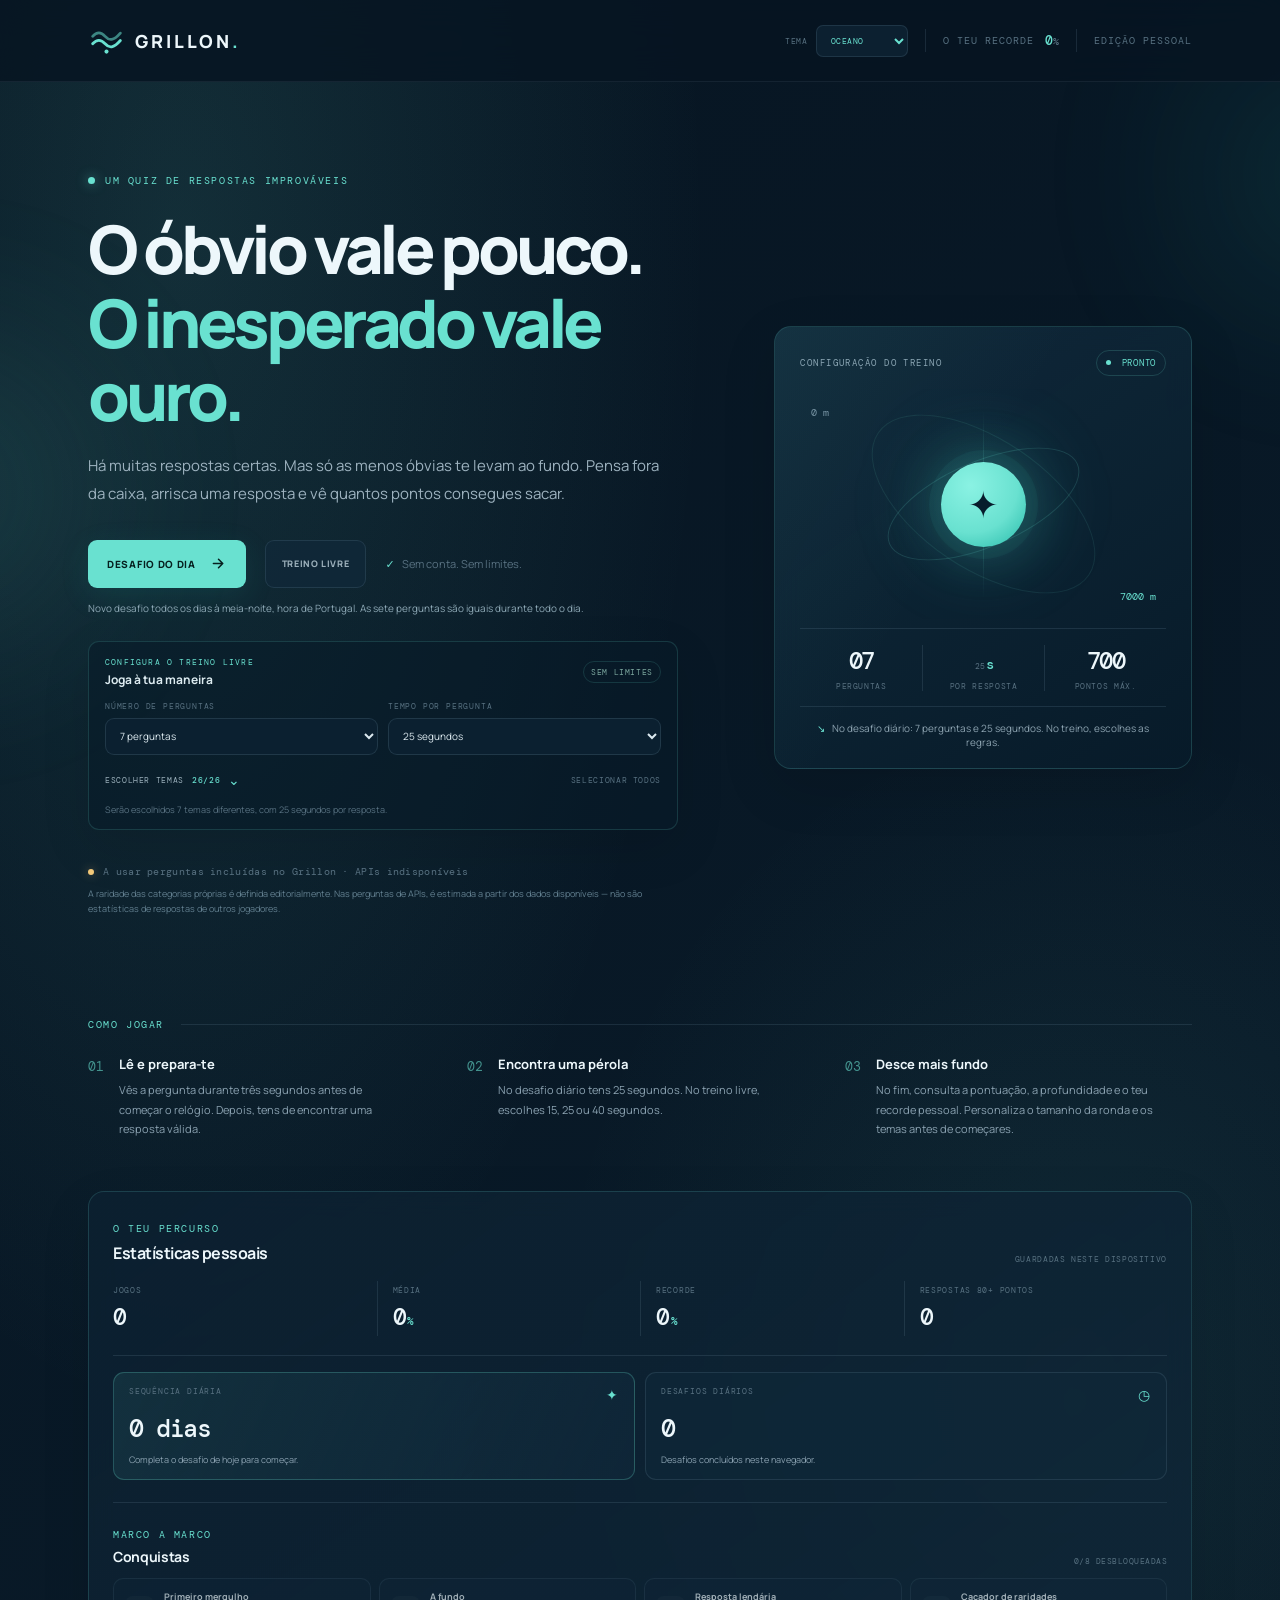
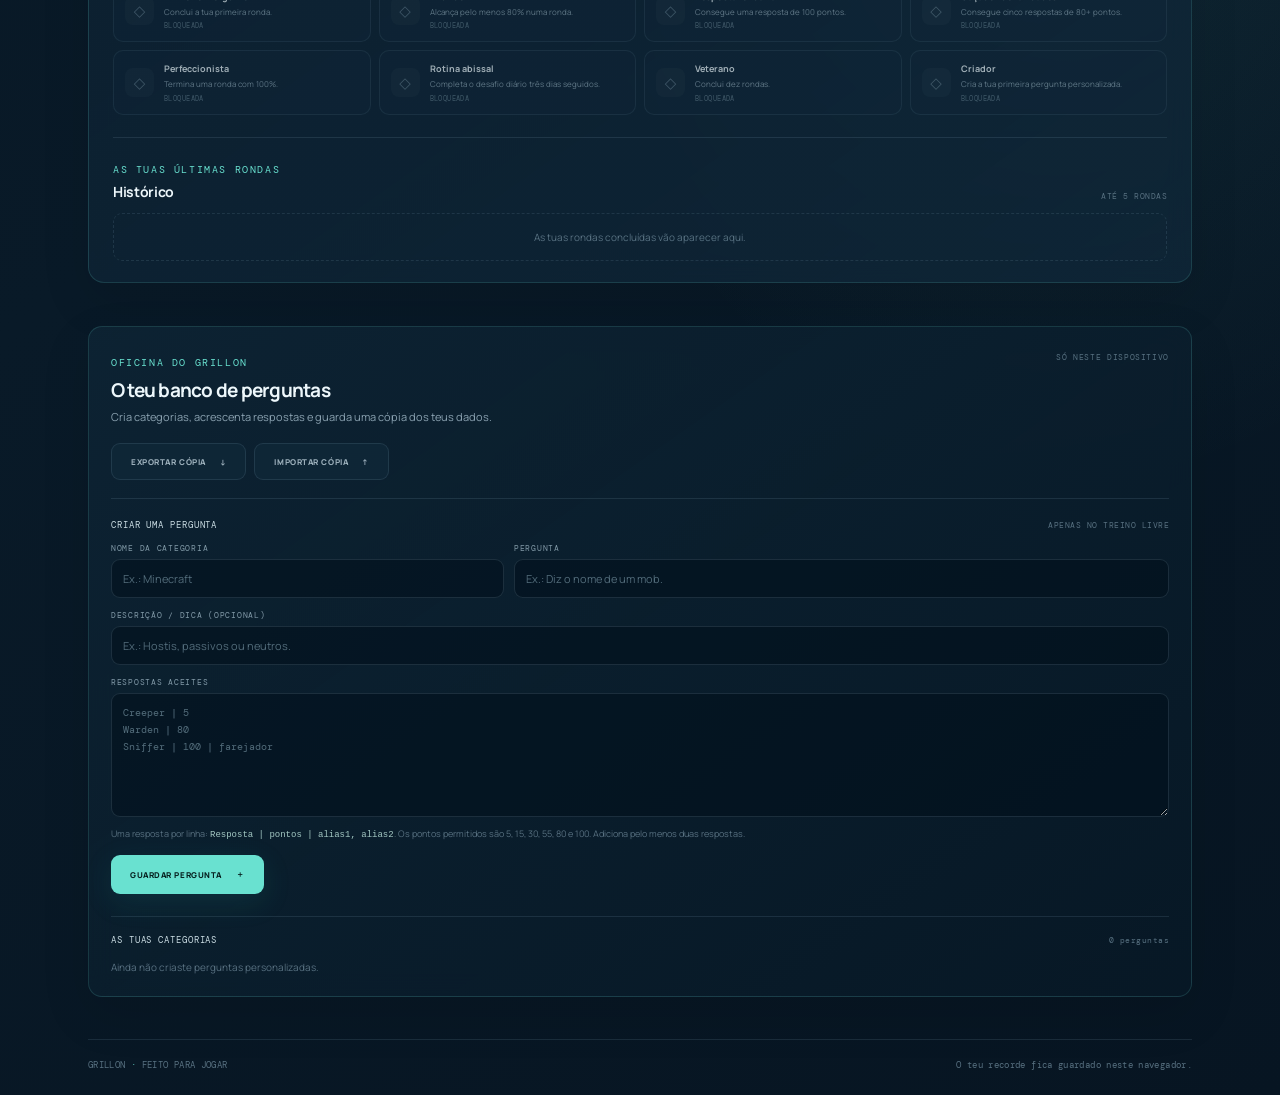
<file: index.html>
<!doctype html>
<html lang="pt-PT">
<head>
  <meta charset="utf-8">
  <meta name="viewport" content="width=device-width, initial-scale=1">
  <meta name="theme-color" content="#071522">
  <meta name="description" content="Grillon — um quiz em que as respostas menos óbvias valem mais pontos.">
  <title>Grillon — O óbvio vale pouco</title>
  <link rel="preconnect" href="https://fonts.googleapis.com">
  <link rel="preconnect" href="https://fonts.gstatic.com" crossorigin>
  <link href="https://fonts.googleapis.com/css2?family=DM+Mono:wght@400;500&family=Manrope:wght@400;500;600;700;800&display=swap" rel="stylesheet">
  <link rel="stylesheet" href="./styles.css">
  <script src="./game.js" defer></script>
</head>
<body>
  <div class="ambient ambient-one"></div>
  <div class="ambient ambient-two"></div>

  <header class="topbar">
    <a class="brand" href="#" id="brand-home" aria-label="Grillon - início">
      <span class="brand-mark" aria-hidden="true">
        <svg viewBox="0 0 40 40" fill="none">
          <path d="M5 23.5C9.5 18.5 14 18.5 18.5 23.5C23 28.5 27.5 28.5 35 20" stroke="currentColor" stroke-width="3" stroke-linecap="round"/>
          <path d="M5 15.5C9.5 10.5 14 10.5 18.5 15.5C23 20.5 27.5 20.5 35 12" stroke="currentColor" stroke-width="3" stroke-linecap="round" opacity=".55"/>
          <circle cx="20" cy="32" r="2.2" fill="currentColor"/>
        </svg>
      </span>
      <span class="brand-name">GRILLON<span class="brand-dot">.</span></span>
    </a>
    <div class="topbar-right">
      <label class="theme-picker" for="theme-select">
        <span>TEMA</span>
        <select id="theme-select" aria-label="Escolher tema visual">
          <option value="ocean">OCEANO</option>
          <option value="abyss">ABISMO</option>
          <option value="coral">CORAL</option>
        </select>
      </label>
      <span class="topbar-divider theme-divider"></span>
      <div class="personal-best">
        <span class="best-label">O TEU RECORDE</span>
        <strong id="best-score">0<small>%</small></strong>
      </div>
      <span class="topbar-divider"></span>
      <span class="edition-label">EDIÇÃO PESSOAL</span>
    </div>
  </header>

  <main class="shell">
    <section class="screen home-screen" id="home-screen">
      <div class="hero-grid">
        <div class="hero-copy">
          <div class="eyebrow"><span class="eyebrow-dot"></span> UM QUIZ DE RESPOSTAS IMPROVÁVEIS</div>
          <h1>O óbvio vale pouco.<br><span>O inesperado vale ouro.</span></h1>
          <p class="hero-description">Há muitas respostas certas. Mas só as menos óbvias te levam ao fundo. Pensa fora da caixa, arrisca uma resposta e vê quantos pontos consegues sacar.</p>

          <div class="hero-actions">
            <button class="button button-primary" id="daily-start-button">
              DESAFIO DO DIA
              <svg viewBox="0 0 20 20" fill="none" aria-hidden="true"><path d="M4 10h11M10 5l5 5-5 5" stroke="currentColor" stroke-width="1.8" stroke-linecap="round" stroke-linejoin="round"/></svg>
            </button>
            <button class="button button-secondary" id="start-button">TREINO LIVRE</button>
            <span class="free-note"><span class="small-check">✓</span> Sem conta. Sem limites.</span>
          </div>

          <p class="daily-status" id="daily-status">O desafio diário muda à meia-noite (hora de Portugal).</p>
          <section class="setup-panel" aria-label="Configuração do treino livre">
            <div class="setup-heading">
              <div><span class="setup-kicker">CONFIGURA O TREINO LIVRE</span><strong>Joga à tua maneira</strong></div>
              <span class="setup-tag">SEM LIMITES</span>
            </div>
            <div class="setup-controls">
              <label class="setup-control">
                <span>NÚMERO DE PERGUNTAS</span>
                <select id="round-length">
                  <option value="5">5 perguntas</option>
                  <option value="7" selected>7 perguntas</option>
                  <option value="10">10 perguntas</option>
                </select>
              </label>
              <label class="setup-control">
                <span>TEMPO POR PERGUNTA</span>
                <select id="round-time">
                  <option value="15">15 segundos</option>
                  <option value="25" selected>25 segundos</option>
                  <option value="40">40 segundos</option>
                </select>
              </label>
            </div>
            <div class="topic-toolbar">
              <button class="topic-toggle" id="toggle-categories" type="button" aria-expanded="false">
                <span>ESCOLHER TEMAS</span><strong id="selected-category-count">26/26</strong><span class="topic-chevron">⌄</span>
              </button>
              <button class="topic-reset" id="select-all-categories" type="button">SELECIONAR TODOS</button>
            </div>
            <div class="category-options" id="category-options" hidden></div>
            <p class="setup-hint" id="setup-hint">Serão escolhidos temas diferentes para cada pergunta.</p>
          </section>

          <div class="api-status" id="api-status">
            <span class="api-pulse"></span>
            <span id="api-status-text">A preparar perguntas extra...</span>
          </div>
          <p class="rarity-disclaimer">A raridade das categorias próprias é definida editorialmente. Nas perguntas de APIs, é estimada a partir dos dados disponíveis — não são estatísticas de respostas de outros jogadores.</p>
        </div>

        <aside class="dive-card">
          <div class="dive-card-top">
            <span class="card-kicker">CONFIGURAÇÃO DO TREINO</span>
            <span class="live-pill"><span></span> PRONTO</span>
          </div>
          <div class="dive-illustration" aria-hidden="true">
            <div class="dive-orbit orbit-one"></div>
            <div class="dive-orbit orbit-two"></div>
            <div class="dive-glow"></div>
            <div class="dive-creature">✦</div>
            <div class="dive-depth depth-top">0 m</div>
            <div class="dive-depth depth-bottom" id="home-depth-max">7 000 m</div>
            <div class="dive-line"></div>
          </div>
          <div class="mission-stats">
            <div><strong id="mission-question-count">07</strong><span>PERGUNTAS</span></div>
            <div><strong><span id="mission-time-count">25</span><span class="stat-unit">s</span></strong><span>POR RESPOSTA</span></div>
            <div><strong id="mission-max-score">700</strong><span>PONTOS MÁX.</span></div>
          </div>
          <div class="card-footnote"><span class="footnote-icon">↘</span> No desafio diário: 7 perguntas e 25 segundos. No treino, escolhes as regras.</div>
        </aside>
      </div>

      <section class="how-section">
        <div class="section-heading">
          <span class="section-eyebrow">COMO JOGAR</span>
          <span class="section-line"></span>
        </div>
        <div class="how-grid">
          <article class="how-item">
            <span class="how-number">01</span>
            <div><h3>Lê e prepara-te</h3><p>Vês a pergunta durante três segundos antes de começar o relógio. Depois, tens de encontrar uma resposta válida.</p></div>
          </article>
          <article class="how-item">
            <span class="how-number">02</span>
            <div><h3>Encontra uma pérola</h3><p>No desafio diário tens 25 segundos. No treino livre, escolhes 15, 25 ou 40 segundos.</p></div>
          </article>
          <article class="how-item">
            <span class="how-number">03</span>
            <div><h3>Desce mais fundo</h3><p>No fim, consulta a pontuação, a profundidade e o teu recorde pessoal. Personaliza o tamanho da ronda e os temas antes de começares.</p></div>
          </article>
        </div>
      </section>

      <section class="career-panel" aria-label="Estatísticas pessoais">
        <div class="career-heading"><div><span class="section-eyebrow">O TEU PERCURSO</span><h3>Estatísticas pessoais</h3></div><span class="career-private">GUARDADAS NESTE DISPOSITIVO</span></div>
        <div class="career-grid">
          <div class="career-stat"><span>JOGOS</span><strong id="stat-games">0</strong></div>
          <div class="career-stat"><span>MÉDIA</span><strong id="stat-average">0<small>%</small></strong></div>
          <div class="career-stat"><span>RECORDE</span><strong id="stat-best">0<small>%</small></strong></div>
          <div class="career-stat"><span>RESPOSTAS 80+ PONTOS</span><strong id="stat-rare">0</strong></div>
        </div>

        <div class="career-insights">
          <article class="insight-card streak-insight">
            <div class="insight-top"><span>SEQUÊNCIA DIÁRIA</span><span aria-hidden="true">✦</span></div>
            <strong id="stat-daily-streak">0 dias</strong>
            <small id="daily-streak-note">Completa o desafio de hoje para começar.</small>
          </article>
          <article class="insight-card">
            <div class="insight-top"><span>DESAFIOS DIÁRIOS</span><span aria-hidden="true">◷</span></div>
            <strong id="stat-daily-games">0</strong>
            <small>Desafios concluídos neste navegador.</small>
          </article>
        </div>

        <section class="achievement-section" aria-label="Conquistas">
          <div class="progress-section-heading">
            <div><span class="section-eyebrow">MARCO A MARCO</span><h4>Conquistas</h4></div>
            <span id="achievement-progress">0/8 DESBLOQUEADAS</span>
          </div>
          <div class="achievement-grid" id="achievement-list"></div>
        </section>

        <section class="history-section" aria-label="Histórico de jogos">
          <div class="progress-section-heading">
            <div><span class="section-eyebrow">AS TUAS ÚLTIMAS RONDAS</span><h4>Histórico</h4></div>
            <span>ATÉ 5 RONDAS</span>
          </div>
          <div class="history-list" id="game-history">
            <p class="empty-history">As tuas rondas concluídas vão aparecer aqui.</p>
          </div>
        </section>
      </section>

      <section class="library-panel" aria-label="Editor de perguntas e cópias de segurança">
        <div class="library-heading">
          <div><span class="section-eyebrow">OFICINA DO GRILLON</span><h3>O teu banco de perguntas</h3><p>Cria categorias, acrescenta respostas e guarda uma cópia dos teus dados.</p></div>
          <span class="library-private">SÓ NESTE DISPOSITIVO</span>
        </div>
        <div class="backup-actions">
          <button class="button button-secondary" id="export-data-button" type="button">EXPORTAR CÓPIA <span aria-hidden="true">↓</span></button>
          <button class="button button-secondary" id="import-data-button" type="button">IMPORTAR CÓPIA <span aria-hidden="true">↑</span></button>
          <input id="import-data-file" type="file" accept="application/json,.json" hidden>
        </div>
        <form id="custom-question-form" class="question-editor" autocomplete="off">
          <input id="editor-question-id" type="hidden">
          <div class="editor-form-heading"><strong>CRIAR UMA PERGUNTA</strong><span>APENAS NO TREINO LIVRE</span></div>
          <div class="editor-grid">
            <label class="editor-field"><span>NOME DA CATEGORIA</span><input id="editor-category" type="text" maxlength="38" placeholder="Ex.: Minecraft" required></label>
            <label class="editor-field"><span>PERGUNTA</span><input id="editor-title" type="text" maxlength="110" placeholder="Ex.: Diz o nome de um mob." required></label>
          </div>
          <label class="editor-field"><span>DESCRIÇÃO / DICA (OPCIONAL)</span><input id="editor-subtitle" type="text" maxlength="180" placeholder="Ex.: Hostis, passivos ou neutros."></label>
          <label class="editor-field"><span>RESPOSTAS ACEITES</span><textarea id="editor-answers" rows="6" maxlength="7000" placeholder="Creeper | 5&#10;Warden | 80&#10;Sniffer | 100 | farejador" required></textarea></label>
          <p class="editor-help">Uma resposta por linha: <code>Resposta | pontos | alias1, alias2</code>. Os pontos permitidos são 5, 15, 30, 55, 80 e 100. Adiciona pelo menos duas respostas.</p>
          <div class="editor-submit-row"><div class="editor-submit-buttons"><button class="button button-primary" id="editor-save-button" type="submit">GUARDAR PERGUNTA <span aria-hidden="true">＋</span></button><button class="button button-secondary" id="editor-cancel-button" type="button" hidden>SAIR DA EDIÇÃO</button></div><span id="editor-feedback" role="status" aria-live="polite"></span></div>
        </form>
        <div class="custom-question-list-wrap">
          <div class="custom-list-heading"><strong>AS TUAS CATEGORIAS</strong><span id="custom-question-count">0 perguntas</span></div>
          <div id="custom-question-list" class="custom-question-list"><p class="empty-library">Ainda não criaste perguntas personalizadas.</p></div>
        </div>
      </section>

      <footer class="home-footer">
        <span>GRILLON <span class="brand-dot">·</span> FEITO PARA JOGAR</span>
        <span>O teu recorde fica guardado neste navegador.</span>
      </footer>
    </section>

    <section class="screen game-screen" id="game-screen" hidden>
      <div class="game-header">
        <button class="text-button" id="quit-button"><span aria-hidden="true">←</span> SAIR DO JOGO</button>
        <div class="game-progress-label"><span id="question-number">01</span><span class="muted-slash">/</span><span id="question-total">07</span></div>
        <div class="score-chip"><span class="score-chip-label">PONTOS</span><strong id="live-score">0</strong></div>
      </div>

      <div class="progress-track"><div class="progress-fill" id="progress-fill"></div></div>

      <div class="question-layout">
        <section class="question-panel">
          <div class="countdown-overlay" id="countdown-overlay" hidden>
            <span>PREPARA-TE</span><strong id="countdown-number">3</strong><small>A pergunta vai começar</small>
          </div>
          <div class="question-meta">
            <span class="category-pill" id="question-category">CATEGORIA</span>
            <span class="mode-pill" id="mode-pill" hidden>DESAFIO DO DIA</span>
            <span class="question-index">PERGUNTA <span id="question-index">01</span> DE <span id="question-total-label">07</span></span>
          </div>
          <h2 id="question-title">Nomeia um animal.</h2>
          <p class="question-hint" id="question-subtitle">Pode ser qualquer um. Escolhe um que não seja demasiado óbvio.</p>

          <div class="answer-area">
            <form id="answer-form" autocomplete="off">
              <label for="answer-input">A TUA RESPOSTA</label>
              <div class="input-row">
                <input id="answer-input" name="answer" type="text" maxlength="70" placeholder="Escreve aqui..." spellcheck="false" autocapitalize="off" autocomplete="off">
                <button type="submit" class="button button-submit" id="submit-button">CONFIRMAR <span aria-hidden="true">↗</span></button>
              </div>
            </form>
            <div class="feedback" id="feedback" role="status" aria-live="polite" hidden></div>
            <div class="custom-answer-panel" id="custom-answer-panel" hidden>
              <p>Queres guardar esta resposta no teu banco pessoal? Confirma que pertence à categoria e escolhe a raridade.</p>
              <div class="custom-answer-controls">
                <label for="custom-answer-points">RARIDADE</label>
                <select id="custom-answer-points">
                  <option value="5">Comum · 5 pontos</option>
                  <option value="15">Conhecida · 15 pontos</option>
                  <option value="30" selected>Incomum · 30 pontos</option>
                  <option value="55">Rara · 55 pontos</option>
                  <option value="80">Abissal · 80 pontos</option>
                  <option value="100">Lendária · 100 pontos</option>
                </select>
                <button class="button button-submit" id="save-custom-answer" type="button">GUARDAR E VALIDAR</button>
                <button class="button button-secondary" id="cancel-custom-answer" type="button">CANCELAR</button>
              </div>
            </div>
            <div class="answer-actions">
              <span class="answer-tip"><span aria-hidden="true">↳</span> Não sabes? Podes passar sem pontos.</span>
              <button class="text-button skip-button" id="skip-button">PASSAR <span aria-hidden="true">→</span></button>
              <button class="text-button add-answer-button" id="add-answer-button" hidden>ADICIONAR AO MEU BANCO <span aria-hidden="true">＋</span></button>
              <button class="button button-continue" id="continue-button" hidden>CONTINUAR <span aria-hidden="true">→</span></button>
            </div>
          </div>
        </section>

        <aside class="timer-panel">
          <div class="timer-top"><span class="section-eyebrow">TEMPO RESTANTE</span><span class="timer-live"><i></i> AO VIVO</span></div>
          <div class="timer-number"><strong id="time-left">25</strong><span>SEG</span></div>
          <div class="timer-track"><div class="timer-fill" id="timer-fill"></div></div>
          <div class="timer-bottom"><span>RAPIDEZ</span><span id="timer-total">25s</span></div>
          <div class="rarity-guide">
            <div class="rarity-heading">ESCALA DE RARIDADE</div>
            <div class="rarity-row"><span class="rarity-dot rarity-1"></span><span>Comum</span><strong>5</strong></div>
            <div class="rarity-row"><span class="rarity-dot rarity-2"></span><span>Conhecida</span><strong>15</strong></div>
            <div class="rarity-row"><span class="rarity-dot rarity-3"></span><span>Incomum</span><strong>30</strong></div>
            <div class="rarity-row"><span class="rarity-dot rarity-4"></span><span>Rara</span><strong>55</strong></div>
            <div class="rarity-row"><span class="rarity-dot rarity-5"></span><span>Abissal</span><strong>80</strong></div>
            <div class="rarity-row"><span class="rarity-dot rarity-6"></span><span>Lendária</span><strong>100</strong></div>
          </div>
        </aside>
      </div>
      <div class="game-bottom-note"><span class="note-star">✦</span> Uma resposta em falta? Podes adicioná-la ao teu banco pessoal e definir a raridade.</div>
    </section>

    <section class="screen results-screen" id="results-screen" hidden>
      <div class="results-topline"><span class="section-eyebrow" id="results-mode-label">FIM DO MERGULHO</span><span class="result-date" id="result-date"></span></div>
      <div class="results-hero">
        <div class="result-score-block">
          <span class="result-overline">A TUA PONTUAÇÃO</span>
          <div class="result-score"><strong id="final-score">0</strong><span>/ <span id="final-max-score">700</span></span></div>
          <div class="result-percent" id="final-percent">0% DA PONTUAÇÃO MÁXIMA</div>
          <h2 id="result-title">Boa tentativa.</h2>
          <p id="result-description">Cada mergulho é uma oportunidade para encontrar respostas melhores.</p>
        </div>
        <div class="depth-card">
          <div class="depth-label">PROFUNDIDADE ATINGIDA</div>
          <div class="depth-number"><strong id="final-depth">0</strong><span>METROS</span></div>
          <div class="depth-meter"><div id="depth-meter-fill"></div></div>
          <div class="depth-scale"><span>SUPERFÍCIE</span><span id="depth-max-label">7 000 M</span></div>
        </div>
      </div>

      <div class="review-heading"><div><span class="section-eyebrow">RELATÓRIO DA RONDA</span><h3>As tuas respostas</h3></div><span class="review-count" id="review-count">07 PERGUNTAS</span></div>
      <div class="review-list" id="review-list"></div>
      <div class="results-actions">
        <button class="button button-primary" id="play-again-button">JOGAR OUTRA VEZ <span aria-hidden="true">↗</span></button>
        <button class="button button-secondary" id="copy-result-button">COPIAR RESULTADO</button>
        <button class="button button-secondary" id="home-button">VOLTAR AO INÍCIO</button>
      </div>
      <footer class="home-footer results-footer"><span>GRILLON <span class="brand-dot">·</span> FEITO PARA JOGAR</span><span>O teu progresso e banco pessoal ficam guardados neste navegador.</span></footer>
    </section>
  </main>

  <div class="toast" id="toast" role="status" aria-live="polite"></div>
</body>
</html>
</file>
<file: styles.css>
:root {
  color-scheme: dark;
  --bg: #071522;
  --bg-deep: #091a28;
  --panel: #0c2030;
  --panel-2: #10283a;
  --line: rgba(151, 190, 211, .13);
  --text: #edf7fb;
  --muted: #8ba2b1;
  --faint: #587181;
  --cyan: #69e1d0;
  --cyan-deep: #25baa9;
  --cyan-soft: #8af2e3;
  --cyan-rgb: 105, 225, 208;
  --button-text: #06201f;
  --gold: #f2c879;
  --font: "Manrope", system-ui, -apple-system, BlinkMacSystemFont, "Segoe UI", sans-serif;
  --mono: "DM Mono", ui-monospace, SFMono-Regular, Menlo, monospace;
}
:root[data-theme="abyss"] {
  --bg: #111020;
  --bg-deep: #17152c;
  --panel: #1a1932;
  --panel-2: #252340;
  --line: rgba(186, 174, 255, .16);
  --text: #f2efff;
  --muted: #aaa6c8;
  --faint: #79759d;
  --cyan: #b6a0ff;
  --cyan-deep: #896ce0;
  --cyan-soft: #d2c6ff;
  --cyan-rgb: 182, 160, 255;
  --button-text: #1b1430;
  --gold: #f0ce88;
}
:root[data-theme="coral"] {
  --bg: #1b1417;
  --bg-deep: #24191e;
  --panel: #2b1d23;
  --panel-2: #38252c;
  --line: rgba(255, 171, 151, .16);
  --text: #fff2ee;
  --muted: #c7a9a3;
  --faint: #957b79;
  --cyan: #ff9f88;
  --cyan-deep: #e87768;
  --cyan-soft: #ffc1ad;
  --cyan-rgb: 255, 159, 136;
  --button-text: #321713;
  --gold: #f4ce83;
}
* { box-sizing: border-box; }
html { min-height: 100%; background: var(--bg); }
body {
  margin: 0; min-height: 100vh; position: relative; overflow-x: hidden;
  color: var(--text); font-family: var(--font);
  background:
    radial-gradient(ellipse at 14% 9%, rgba(31, 97, 119, .18), transparent 34%),
    radial-gradient(ellipse at 84% 52%, rgba(22, 81, 102, .14), transparent 35%),
    linear-gradient(145deg, var(--bg) 0%, var(--bg-deep) 54%, var(--bg) 100%);
}
button, input { font: inherit; }
button { cursor: pointer; }
button:focus-visible, input:focus-visible, a:focus-visible { outline: 2px solid var(--cyan); outline-offset: 3px; }
[hidden] { display: none !important; }
.ambient { position: fixed; pointer-events: none; border-radius: 50%; filter: blur(95px); opacity: .13; z-index: 0; }
.ambient-one { width: 300px; height: 300px; background: var(--cyan); top: 38%; left: -210px; }
.ambient-two { width: 260px; height: 260px; background: var(--cyan-deep); top: 5%; right: -180px; }
.topbar, .shell { position: relative; z-index: 1; }
.topbar {
  height: 82px; max-width: 1160px; margin: 0 auto; padding: 0 28px;
  display: flex; align-items: center; justify-content: space-between;
  border-bottom: 1px solid rgba(151, 190, 211, .09);
}
.brand { display: inline-flex; gap: 10px; align-items: center; color: var(--text); text-decoration: none; }
.brand-mark { width: 37px; height: 37px; display: grid; place-items: center; color: var(--cyan); }
.brand-mark svg { width: 100%; height: 100%; }
.brand-name { font-size: 18px; font-weight: 800; letter-spacing: .16em; }
.brand-dot { color: var(--cyan); }
.topbar-right { display: flex; gap: 22px; align-items: center; }
.personal-best { display: flex; align-items: center; gap: 11px; }
.best-label, .edition-label { color: var(--faint); font: 10px var(--mono); letter-spacing: .1em; }
.personal-best strong { font: 500 13px var(--mono); color: var(--cyan); }
.personal-best small { color: var(--faint); font-size: 10px; }
.topbar-divider { width: 1px; height: 23px; background: var(--line); }
.shell { max-width: 1160px; margin: 0 auto; padding: 0 28px; }
.screen { min-height: calc(100vh - 83px); }
.home-screen { padding-top: 75px; }
.hero-grid { display: grid; grid-template-columns: minmax(0, 1.2fr) minmax(330px, .8fr); gap: 60px; align-items: center; }
.hero-copy { padding: 10px 0 22px; }
.eyebrow, .section-eyebrow, .card-kicker, .result-overline {
  color: var(--cyan); font: 10px var(--mono); letter-spacing: .16em;
}
.eyebrow { display: inline-flex; align-items: center; gap: 10px; }
.eyebrow-dot, .api-pulse { display: inline-block; width: 7px; height: 7px; border-radius: 50%; background: var(--cyan); box-shadow: 0 0 12px rgba(var(--cyan-rgb), .6); }
h1 { margin: 23px 0 19px; max-width: 700px; font-size: clamp(43px, 5.4vw, 67px); line-height: 1.1; letter-spacing: -.065em; font-weight: 800; }
h1 span { color: var(--cyan); }
.hero-description { max-width: 565px; color: #9db2bf; font-size: 15px; line-height: 1.85; margin: 0; }
.hero-actions { display: flex; align-items: center; flex-wrap: wrap; gap: 19px; margin-top: 32px; }
.button {
  min-height: 48px; border: 0; border-radius: 9px; padding: 0 19px;
  display: inline-flex; align-items: center; justify-content: center; gap: 14px;
  font-size: 10px; font-weight: 800; letter-spacing: .12em; transition: transform .18s ease, background .18s ease, border-color .18s ease, box-shadow .18s ease;
}
.button:hover { transform: translateY(-2px); }
.button:active { transform: translateY(0); }
.button-primary { color: var(--button-text); background: var(--cyan); box-shadow: 0 8px 30px rgba(37, 186, 169, .12); }
.button-primary:hover { background: var(--cyan-soft); box-shadow: 0 10px 32px rgba(37, 186, 169, .22); }
.button-primary svg { width: 17px; height: 17px; }
.free-note { color: var(--faint); font-size: 11px; }
.small-check { color: var(--cyan); margin-right: 5px; }
.api-status { margin-top: 35px; display: flex; align-items: center; gap: 9px; color: var(--faint); font: 10px var(--mono); letter-spacing: .03em; }
.api-pulse { width: 6px; height: 6px; flex: 0 0 auto; }
.api-status.ready .api-pulse { background: #7ddaa0; box-shadow: 0 0 10px rgba(125, 218, 160, .5); }
.api-status.partial .api-pulse { background: var(--gold); box-shadow: 0 0 10px rgba(242, 200, 121, .4); }
.dive-card {
  position: relative; padding: 23px 25px 19px; border: 1px solid rgba(139, 190, 211, .16);
  border-radius: 17px; background: linear-gradient(145deg, rgba(17, 43, 60, .93), rgba(8, 27, 42, .9));
  box-shadow: 0 30px 90px rgba(0, 0, 0, .18); overflow: hidden;
}
.dive-card:before { content: ""; position: absolute; inset: 0; pointer-events: none; background: linear-gradient(120deg, rgba(var(--cyan-rgb), .05), transparent 45%); }
.dive-card-top { position: relative; z-index: 1; display: flex; align-items: center; justify-content: space-between; }
.card-kicker { color: #8ca7b5; font-size: 9px; }
.live-pill { border: 1px solid rgba(var(--cyan-rgb), .18); border-radius: 30px; padding: 6px 9px; color: var(--cyan); font: 9px var(--mono); letter-spacing: .08em; }
.live-pill span, .timer-live i { display: inline-block; width: 5px; height: 5px; background: var(--cyan); border-radius: 50%; margin-right: 5px; vertical-align: 1px; }
.dive-illustration { position: relative; height: 230px; margin: 13px 0 9px; display: grid; place-items: center; overflow: hidden; }
.dive-glow { position: absolute; width: 146px; height: 146px; border-radius: 50%; background: rgba(49, 175, 172, .13); filter: blur(30px); }
.dive-orbit { position: absolute; border: 1px solid rgba(var(--cyan-rgb), .17); border-radius: 50%; transform: rotate(-23deg); }
.orbit-one { width: 205px; height: 86px; }
.orbit-two { width: 255px; height: 130px; transform: rotate(34deg); border-color: rgba(var(--cyan-rgb), .1); }
.dive-creature { position: relative; z-index: 2; width: 85px; height: 85px; border-radius: 50%; display: grid; place-items: center; color: #071d2c; font-size: 37px; background: radial-gradient(circle at 35% 28%, var(--cyan-soft), var(--cyan) 57%, var(--cyan-deep)); box-shadow: 0 0 55px rgba(73, 222, 204, .27), 0 0 0 12px rgba(var(--cyan-rgb), .05); }
.dive-depth { position: absolute; z-index: 2; color: #7794a4; font: 10px var(--mono); }
.depth-top { top: 17px; left: 11px; }
.depth-bottom { bottom: 16px; right: 10px; color: var(--cyan); }
.dive-line { position: absolute; width: 1px; height: 82%; background: linear-gradient(to bottom, transparent, rgba(var(--cyan-rgb), .25), transparent); }
.mission-stats { position: relative; z-index: 1; display: grid; grid-template-columns: repeat(3, 1fr); padding: 16px 0 15px; border-top: 1px solid var(--line); border-bottom: 1px solid var(--line); }
.mission-stats div { display: flex; flex-direction: column; gap: 5px; text-align: center; }
.mission-stats div + div { border-left: 1px solid var(--line); }
.mission-stats strong { color: var(--text); font: 500 24px var(--mono); letter-spacing: -.06em; }
.stat-unit { color: var(--cyan); font-size: 14px; }
.mission-stats span:not(.stat-unit) { color: var(--faint); font: 8px var(--mono); letter-spacing: .08em; }
.card-footnote { position: relative; z-index: 1; color: #8da4b1; font-size: 10px; padding-top: 14px; text-align: center; }
.footnote-icon { color: var(--cyan); margin-right: 5px; }
.how-section { margin-top: 79px; padding-bottom: 52px; }
.section-heading { display: flex; align-items: center; gap: 17px; }
.section-line { flex: 1; height: 1px; background: var(--line); }
.how-grid { display: grid; grid-template-columns: repeat(3, 1fr); gap: 32px; padding-top: 24px; }
.how-item { display: flex; gap: 15px; }
.how-number { flex: 0 0 auto; color: rgba(var(--cyan-rgb), .6); font: 13px var(--mono); padding-top: 3px; }
.how-item h3 { margin: 0 0 7px; font-size: 13px; font-weight: 700; }
.how-item p { margin: 0; max-width: 285px; color: var(--muted); font-size: 11px; line-height: 1.8; }
.home-footer { display: flex; justify-content: space-between; gap: 15px; padding: 19px 0 25px; border-top: 1px solid var(--line); color: var(--faint); font: 9px var(--mono); letter-spacing: .04em; }
.game-screen { padding-top: 32px; }
.game-header { display: grid; grid-template-columns: 1fr 1fr 1fr; align-items: center; min-height: 38px; }
.text-button { color: #8ca5b4; background: transparent; border: 0; padding: 7px 0; font: 10px var(--mono); letter-spacing: .08em; transition: color .15s ease; }
.text-button:hover { color: var(--cyan); }
.text-button span { font-size: 15px; vertical-align: -1px; margin-right: 5px; }
.game-progress-label { justify-self: center; color: var(--text); font: 12px var(--mono); }
.game-progress-label > span:first-child { color: var(--cyan); font-size: 15px; }
.muted-slash { color: var(--faint); padding: 0 5px; }
.score-chip { justify-self: end; display: flex; align-items: center; gap: 11px; border: 1px solid var(--line); background: rgba(12, 32, 48, .75); border-radius: 7px; padding: 8px 11px; }
.score-chip-label { color: var(--faint); font: 9px var(--mono); letter-spacing: .08em; }
.score-chip strong { color: var(--cyan); font: 14px var(--mono); }
.progress-track { height: 3px; margin: 18px 0 42px; border-radius: 10px; background: rgba(138, 174, 191, .13); overflow: hidden; }
.progress-fill { height: 100%; width: 14.285%; background: var(--cyan); border-radius: inherit; transition: width .35s ease; box-shadow: 0 0 13px rgba(var(--cyan-rgb), .45); }
.question-layout { display: grid; grid-template-columns: minmax(0, 1fr) 270px; gap: 21px; max-width: 950px; margin: 0 auto; align-items: stretch; }
.question-panel, .timer-panel { border: 1px solid var(--line); border-radius: 15px; background: rgba(12, 32, 48, .8); }
.question-panel { min-height: 414px; display: flex; flex-direction: column; padding: 29px 34px 23px; }
.question-meta { display: flex; align-items: center; justify-content: space-between; }
.category-pill { padding: 7px 10px; color: var(--cyan); background: rgba(var(--cyan-rgb), .08); border: 1px solid rgba(var(--cyan-rgb), .14); border-radius: 5px; font: 9px var(--mono); letter-spacing: .08em; text-transform: uppercase; }
.question-index { color: var(--faint); font: 9px var(--mono); letter-spacing: .09em; }
.question-panel h2 { margin: 41px 0 10px; font-size: clamp(29px, 4vw, 40px); line-height: 1.15; letter-spacing: -.045em; }
.question-hint { margin: 0; color: var(--muted); font-size: 12px; line-height: 1.7; }
.answer-area { margin-top: auto; padding-top: 40px; }
.answer-area label { display: block; margin-bottom: 9px; color: #8ea6b4; font: 9px var(--mono); letter-spacing: .11em; }
.input-row { display: flex; gap: 9px; }
.input-row input { width: 100%; min-width: 0; height: 49px; border: 1px solid rgba(141, 177, 196, .2); border-radius: 8px; outline: none; background: rgba(3, 17, 28, .55); color: var(--text); padding: 0 15px; font-size: 13px; transition: border-color .15s ease, box-shadow .15s ease; }
.input-row input::placeholder { color: #526b7a; }
.input-row input:focus { border-color: rgba(var(--cyan-rgb), .6); box-shadow: 0 0 0 3px rgba(var(--cyan-rgb), .07); }
.input-row input:disabled { opacity: .62; }
.button-submit { flex: 0 0 auto; color: var(--button-text); background: var(--cyan); min-width: 134px; }
.button-submit:hover { background: var(--cyan-soft); }
.button-submit span { font-size: 15px; }
.answer-actions { min-height: 31px; display: flex; align-items: center; gap: 17px; margin-top: 13px; }
.answer-tip { margin-right: auto; color: var(--faint); font-size: 10px; }
.answer-tip span { color: var(--cyan); }
.skip-button { color: #7792a1; font-size: 9px; }
.button-continue { min-height: 37px; padding: 0 14px; color: var(--button-text); background: var(--cyan); font-size: 9px; }
.feedback { margin-top: 12px; padding: 9px 11px; border-radius: 7px; font-size: 11px; line-height: 1.5; }
.feedback.error { color: #f0b6a5; background: rgba(197, 91, 72, .1); border: 1px solid rgba(197, 91, 72, .18); }
.feedback.success { color: var(--cyan); background: rgba(var(--cyan-rgb), .08); border: 1px solid rgba(var(--cyan-rgb), .16); }
.feedback.neutral { color: #b7c7d1; background: rgba(151, 190, 211, .07); border: 1px solid var(--line); }
.timer-panel { padding: 22px 20px 17px; }
.timer-top { display: flex; justify-content: space-between; align-items: center; }
.timer-top .section-eyebrow { font-size: 9px; color: #829baa; }
.timer-live { font: 8px var(--mono); color: #8da5b3; letter-spacing: .08em; }
.timer-live i { width: 5px; height: 5px; }
.timer-number { display: flex; align-items: baseline; gap: 8px; margin: 24px 0 13px; }
.timer-number strong { font: 500 57px var(--mono); letter-spacing: -.09em; color: var(--text); }
.timer-number span { color: var(--faint); font: 9px var(--mono); letter-spacing: .12em; }
.timer-track { height: 5px; border-radius: 10px; background: rgba(137, 172, 190, .12); overflow: hidden; }
.timer-fill { width: 100%; height: 100%; border-radius: inherit; background: var(--cyan); transition: width .9s linear, background .2s ease; }
.timer-fill.warning { background: var(--gold); }
.timer-bottom { display: flex; justify-content: space-between; margin-top: 8px; color: var(--faint); font: 8px var(--mono); letter-spacing: .08em; }
.rarity-guide { margin-top: 29px; padding-top: 19px; border-top: 1px solid var(--line); }
.rarity-heading { margin-bottom: 13px; color: #829baa; font: 9px var(--mono); letter-spacing: .1em; }
.rarity-row { display: grid; grid-template-columns: 9px 1fr auto; align-items: center; gap: 8px; min-height: 24px; color: #9aafbb; font-size: 10px; }
.rarity-row strong { color: #dce9ef; font: 10px var(--mono); }
.rarity-dot { width: 6px; height: 6px; border-radius: 50%; }
.rarity-1 { background: #738b9a; }.rarity-2 { background: #70aeb0; }.rarity-3 { background: #62c5b7; }.rarity-4 { background: #75d6a0; }.rarity-5 { background: #d7c078; }.rarity-6 { background: #e7a86e; }
.game-bottom-note { max-width: 950px; margin: 19px auto 0; color: var(--faint); font-size: 10px; text-align: center; }
.note-star { color: var(--cyan); margin-right: 5px; }
.results-screen { padding-top: 41px; }
.results-topline { display: flex; justify-content: space-between; align-items: center; }
.result-date { color: var(--faint); font: 9px var(--mono); letter-spacing: .08em; }
.results-hero { display: grid; grid-template-columns: 1.1fr .9fr; gap: 20px; margin-top: 19px; }
.result-score-block, .depth-card { min-height: 205px; padding: 25px 28px; border: 1px solid var(--line); border-radius: 13px; background: rgba(12, 32, 48, .8); }
.result-overline { color: #8ba4b2; font-size: 9px; }
.result-score { display: flex; align-items: baseline; gap: 9px; margin: 7px 0 0; }
.result-score strong { color: var(--cyan); font: 500 61px var(--mono); letter-spacing: -.09em; }
.result-score span { color: var(--faint); font: 12px var(--mono); }
.result-score-block h2 { margin: 0 0 6px; font-size: 18px; letter-spacing: -.025em; }
.result-score-block p { margin: 0; color: var(--muted); font-size: 11px; line-height: 1.7; }
.depth-card { background: radial-gradient(ellipse at 75% 20%, rgba(57, 156, 155, .12), transparent 52%), rgba(12, 32, 48, .8); }
.depth-label { color: #8ba4b2; font: 9px var(--mono); letter-spacing: .1em; }
.depth-number { display: flex; align-items: baseline; gap: 9px; margin: 20px 0 17px; }
.depth-number strong { color: var(--text); font: 500 39px var(--mono); letter-spacing: -.07em; }
.depth-number span { color: var(--cyan); font: 9px var(--mono); letter-spacing: .1em; }
.depth-meter { width: 100%; height: 6px; border-radius: 20px; background: rgba(137, 172, 190, .13); overflow: hidden; }
.depth-meter div { width: 0; height: 100%; background: linear-gradient(90deg, #2a9f9b, var(--cyan)); border-radius: inherit; transition: width .6s ease; }
.depth-scale { display: flex; justify-content: space-between; margin-top: 9px; color: var(--faint); font: 8px var(--mono); letter-spacing: .08em; }
.review-heading { display: flex; align-items: end; justify-content: space-between; margin: 33px 0 13px; }
.review-heading h3 { margin: 6px 0 0; font-size: 19px; letter-spacing: -.035em; }
.review-count { color: var(--faint); font: 9px var(--mono); letter-spacing: .09em; padding-bottom: 4px; }
.review-list { display: grid; gap: 7px; }
.review-row { display: grid; grid-template-columns: 34px minmax(0, 1fr) auto; align-items: center; gap: 12px; padding: 12px 15px; border: 1px solid rgba(151, 190, 211, .1); border-radius: 8px; background: rgba(12, 32, 48, .55); }
.review-index { color: var(--faint); font: 10px var(--mono); }
.review-content { min-width: 0; }
.review-question { color: #cbd9e0; font-size: 11px; font-weight: 700; }
.review-answer { margin-top: 3px; color: var(--muted); font-size: 10px; overflow-wrap: anywhere; }
.review-answer em { color: #6f8998; font-style: normal; }
.review-score { min-width: 58px; text-align: right; }
.review-score strong { display: block; color: var(--cyan); font: 13px var(--mono); }
.review-score span { display: block; margin-top: 3px; color: var(--faint); font: 8px var(--mono); text-transform: uppercase; }
.review-score.zero strong { color: #8499a5; }
.results-actions { display: flex; align-items: center; gap: 10px; margin-top: 21px; }
.button-secondary { color: #9cb0bb; background: transparent; border: 1px solid var(--line); }
.button-secondary:hover { color: var(--text); border-color: rgba(var(--cyan-rgb), .35); }
.results-footer { margin-top: 41px; }
.toast { position: fixed; z-index: 10; left: 50%; bottom: 22px; transform: translate(-50%, 12px); opacity: 0; pointer-events: none; padding: 10px 15px; border: 1px solid rgba(var(--cyan-rgb), .2); border-radius: 8px; color: var(--cyan); background: #102b3b; font-size: 11px; box-shadow: 0 12px 35px rgba(0, 0, 0, .3); transition: opacity .2s ease, transform .2s ease; }
.toast.show { opacity: 1; transform: translate(-50%, 0); }
@media (max-width: 820px) {
  .topbar { padding: 0 21px; }
  .shell { padding: 0 21px; }
  .home-screen { padding-top: 53px; }
  .hero-grid { grid-template-columns: minmax(0, 1fr) minmax(290px, .85fr); gap: 25px; }
  h1 { font-size: clamp(39px, 6.1vw, 54px); }
  .hero-description { font-size: 13px; }
  .question-layout { grid-template-columns: minmax(0, 1fr) 235px; gap: 13px; }
  .question-panel { padding: 25px 24px 20px; }
  .timer-panel { padding: 19px 16px; }
}
@media (max-width: 650px) {
  .topbar { height: 70px; padding: 0 17px; }
  .brand-mark { width: 32px; height: 32px; }
  .brand-name { font-size: 16px; }
  .topbar-right { gap: 11px; }
  .best-label { display: none; }
  .personal-best strong { font-size: 12px; }
  .edition-label, .topbar-divider { display: none; }
  .shell { padding: 0 17px; }
  .home-screen { padding-top: 42px; }
  .hero-grid { grid-template-columns: 1fr; gap: 34px; }
  .hero-copy { padding-bottom: 0; }
  h1 { margin-top: 19px; font-size: clamp(40px, 11vw, 55px); }
  .hero-description { max-width: 520px; font-size: 13px; }
  .hero-actions { gap: 14px; margin-top: 25px; }
  .button { min-height: 46px; }
  .api-status { margin-top: 22px; }
  .dive-card { max-width: 430px; width: 100%; margin: 0 auto; }
  .dive-illustration { height: 195px; }
  .how-section { margin-top: 53px; padding-bottom: 32px; }
  .how-grid { grid-template-columns: 1fr; gap: 21px; padding-top: 20px; }
  .how-item p { max-width: 480px; }
  .home-footer { flex-direction: column; gap: 8px; font-size: 8px; }
  .game-screen { padding-top: 22px; }
  .game-header { grid-template-columns: 1fr auto 1fr; }
  .progress-track { margin: 14px 0 23px; }
  .question-layout { grid-template-columns: 1fr; }
  .question-panel { min-height: 380px; padding: 22px 19px 18px; }
  .question-panel h2 { margin-top: 35px; font-size: 32px; }
  .answer-area { padding-top: 34px; }
  .input-row { flex-direction: column; }
  .button-submit { width: 100%; }
  .answer-actions { gap: 9px; }
  .answer-tip { font-size: 9px; }
  .timer-panel { display: grid; grid-template-columns: 1fr auto; align-items: center; gap: 0 14px; padding: 14px 17px; }
  .timer-top { grid-column: 1 / 2; }
  .timer-number { grid-column: 2 / 3; grid-row: 1 / 3; margin: 0; }
  .timer-number strong { font-size: 34px; }
  .timer-track { grid-column: 1 / 2; margin-top: 7px; }
  .timer-bottom, .rarity-guide { display: none; }
  .game-bottom-note { line-height: 1.7; }
  .results-screen { padding-top: 27px; }
  .results-hero { grid-template-columns: 1fr; gap: 10px; }
  .result-score-block, .depth-card { min-height: unset; padding: 22px; }
  .result-score strong { font-size: 54px; }
  .depth-number { margin: 13px 0; }
  .review-heading { margin-top: 26px; }
  .review-row { grid-template-columns: 25px minmax(0, 1fr) auto; gap: 8px; padding: 11px 10px; }
  .results-actions { flex-direction: column; align-items: stretch; }
  .results-actions .button { width: 100%; }
  .results-footer { margin-top: 31px; }
}
@media (prefers-reduced-motion: reduce) {
  *, *::before, *::after { scroll-behavior: auto !important; transition-duration: .01ms !important; animation-duration: .01ms !important; animation-iteration-count: 1 !important; }
}

/* Round setup */
.setup-panel {
  max-width: 590px;
  margin-top: 25px;
  padding: 15px 16px 13px;
  border: 1px solid rgba(139, 190, 211, .13);
  border-radius: 11px;
  background: rgba(8, 26, 40, .58);
}
.setup-heading { display: flex; justify-content: space-between; align-items: center; gap: 10px; margin-bottom: 13px; }
.setup-heading > div { display: flex; flex-direction: column; gap: 4px; }
.setup-kicker { color: var(--cyan); font: 8px var(--mono); letter-spacing: .15em; }
.setup-heading strong { color: #dcebf0; font-size: 12px; font-weight: 700; }
.setup-tag { border: 1px solid rgba(var(--cyan-rgb), .15); border-radius: 30px; padding: 5px 7px; color: #7ca89f; font: 8px var(--mono); letter-spacing: .08em; }
.setup-controls { display: grid; grid-template-columns: 1fr 1fr; gap: 10px; }
.setup-control { min-width: 0; display: flex; flex-direction: column; gap: 7px; color: var(--faint); font: 8px var(--mono); letter-spacing: .1em; }
.setup-control select {
  width: 100%; height: 37px; border: 1px solid rgba(141, 177, 196, .16); border-radius: 6px;
  padding: 0 10px; color: #dce9ef; background: #0b2030; font: 10px var(--font); outline: none;
}
.setup-control select:focus { border-color: rgba(var(--cyan-rgb), .55); }
.topic-toolbar { display: flex; align-items: center; justify-content: space-between; gap: 10px; margin-top: 11px; }
.topic-toggle, .topic-reset { border: 0; background: transparent; display: inline-flex; align-items: center; gap: 8px; padding: 5px 0; color: #9bb0bb; font: 8px var(--mono); letter-spacing: .08em; }
.topic-toggle strong { color: var(--cyan); font-weight: 500; }
.topic-toggle:hover, .topic-reset:hover { color: var(--cyan); }
.topic-chevron { color: var(--cyan); font-size: 14px; transition: transform .18s ease; }
.topic-toggle[aria-expanded="true"] .topic-chevron { transform: rotate(180deg); }
.topic-reset { color: var(--faint); font-size: 8px; }
.category-options { display: flex; flex-wrap: wrap; gap: 6px; padding: 9px 0 3px; border-top: 1px solid var(--line); }
.category-option { position: relative; display: inline-flex; align-items: center; gap: 6px; padding: 6px 8px; border: 1px solid rgba(141, 177, 196, .13); border-radius: 5px; color: #9fb2bd; background: rgba(5, 19, 30, .5); cursor: pointer; font-size: 9px; transition: border-color .15s ease, color .15s ease, background .15s ease; }
.category-option:has(input:checked) { color: var(--cyan); border-color: rgba(var(--cyan-rgb), .3); background: rgba(var(--cyan-rgb), .07); }
.category-option input { width: 11px; height: 11px; margin: 0; accent-color: var(--cyan-deep); }
.setup-hint { margin: 9px 0 0; color: var(--faint); font-size: 9px; line-height: 1.5; }
.setup-hint.warning { color: var(--gold); }
.button:disabled { cursor: not-allowed; opacity: .48; transform: none; box-shadow: none; }
@media (max-width: 650px) {
  .setup-panel { margin-top: 23px; padding: 14px 13px 12px; }
  .setup-controls { gap: 8px; }
  .setup-control select { font-size: 9px; padding: 0 7px; }
}


/* Daily dive, personal progression and answer-library additions */
.daily-status {
  margin: 12px 0 0;
  max-width: 590px;
  color: #8ea9b6;
  font-size: 10px;
  line-height: 1.6;
}
.hero-actions .button-secondary {
  min-height: 48px;
  padding: 0 16px;
  font-size: 9px;
}
.career-panel {
  margin: 0 0 43px;
  padding: 20px 22px 17px;
  border: 1px solid rgba(139, 190, 211, .13);
  border-radius: 13px;
  background: rgba(12, 32, 48, .58);
}
.career-heading { display: flex; align-items: end; justify-content: space-between; gap: 15px; margin-bottom: 17px; }
.career-heading h3 { margin: 5px 0 0; font-size: 16px; letter-spacing: -.03em; }
.career-private { color: var(--faint); font: 8px var(--mono); letter-spacing: .08em; }
.career-grid { display: grid; grid-template-columns: repeat(4, 1fr); }
.career-stat { display: flex; flex-direction: column; gap: 7px; padding: 4px 15px; }
.career-stat:first-child { padding-left: 0; }
.career-stat + .career-stat { border-left: 1px solid var(--line); }
.career-stat > span { color: var(--faint); font: 8px var(--mono); letter-spacing: .09em; }
.career-stat strong { color: var(--text); font: 500 23px var(--mono); letter-spacing: -.06em; }
.career-stat strong small { color: var(--cyan); font-size: 11px; margin-left: 2px; }
.mode-pill {
  display: inline-flex;
  align-items: center;
  margin-left: 7px;
  padding: 5px 7px;
  border-radius: 5px;
  border: 1px solid rgba(242, 200, 121, .2);
  color: var(--gold);
  background: rgba(242, 200, 121, .06);
  font: 8px var(--mono);
  letter-spacing: .07em;
}
.question-panel { position: relative; overflow: hidden; }
.countdown-overlay {
  position: absolute;
  z-index: 5;
  inset: 0;
  display: flex;
  flex-direction: column;
  justify-content: center;
  align-items: center;
  gap: 8px;
  background: rgba(5, 20, 31, .94);
  text-align: center;
  animation: preview-in .22s ease both;
}
.countdown-overlay span { color: var(--cyan); font: 9px var(--mono); letter-spacing: .2em; }
.countdown-overlay strong { color: var(--text); font: 500 86px var(--mono); line-height: 1; letter-spacing: -.1em; }
.countdown-overlay small { color: #8199a7; font-size: 11px; }
@keyframes preview-in { from { opacity: 0; } to { opacity: 1; } }
.custom-answer-panel {
  margin-top: 12px;
  padding: 12px;
  border: 1px solid rgba(var(--cyan-rgb), .18);
  border-radius: 8px;
  background: rgba(var(--cyan-rgb), .045);
}
.custom-answer-panel p { margin: 0 0 10px; color: #9ab2bf; font-size: 10px; line-height: 1.6; }
.custom-answer-controls { display: flex; align-items: center; gap: 9px; flex-wrap: wrap; }
.custom-answer-controls label { margin: 0; color: var(--faint); font: 8px var(--mono); letter-spacing: .1em; }
.custom-answer-controls select {
  min-width: 150px;
  height: 36px;
  border: 1px solid rgba(141, 177, 196, .2);
  border-radius: 6px;
  padding: 0 8px;
  color: var(--text);
  background: #0b2030;
  font-size: 10px;
}
.custom-answer-controls .button-submit { min-height: 36px; min-width: 140px; padding: 0 10px; font-size: 8px; }
.custom-answer-controls .button-secondary { min-height: 36px; padding: 0 10px; font-size: 8px; }
.add-answer-button { color: var(--gold); font-size: 8px; }
.add-answer-button:hover { color: #ffe0a2; }
.answer-sheet-toggle {
  display: inline-flex;
  margin-top: 6px;
  padding: 0;
  border: 0;
  color: #7fbeb6;
  background: transparent;
  font: 8px var(--mono);
  letter-spacing: .06em;
  cursor: pointer;
}
.answer-sheet-toggle:hover { color: var(--cyan); }
.answer-sheet { display: flex; flex-wrap: wrap; gap: 5px; margin-top: 8px; }
.answer-sheet-item {
  padding: 5px 7px;
  border: 1px solid rgba(141, 177, 196, .1);
  border-radius: 5px;
  color: #9bb0bb;
  background: rgba(4, 17, 27, .55);
  font: 9px var(--mono);
}
.answer-sheet-item.chosen { border-color: rgba(var(--cyan-rgb), .38); color: var(--cyan); background: rgba(var(--cyan-rgb), .07); }
.answer-sheet-extra { align-self: center; color: var(--faint); font-size: 9px; }
.result-percent { margin-top: -2px; color: var(--cyan); font: 8px var(--mono); letter-spacing: .12em; }
.results-actions { flex-wrap: wrap; }
@media (max-width: 650px) {
  .daily-status { margin-top: 10px; }
  .hero-actions { align-items: stretch; }
  .hero-actions .button { flex: 1 1 auto; }
  .hero-actions .free-note { flex: 1 0 100%; }
  .career-panel { padding: 16px 13px 14px; margin-bottom: 29px; }
  .career-heading { align-items: start; flex-direction: column; gap: 6px; }
  .career-grid { grid-template-columns: repeat(2, 1fr); row-gap: 15px; }
  .career-stat { padding: 2px 9px; }
  .career-stat:nth-child(odd) { padding-left: 0; }
  .career-stat:nth-child(3) { border-left: 0; }
  .career-stat strong { font-size: 21px; }
  .mode-pill { margin-left: 4px; }
  .custom-answer-controls { align-items: stretch; }
  .custom-answer-controls select { flex: 1 1 100%; }
  .custom-answer-controls .button-submit { width: 100%; }
}


.rarity-disclaimer {
  max-width: 590px;
  margin: 9px 0 0;
  color: #627f8f;
  font-size: 9px;
  line-height: 1.65;
}
.answer-sheet {
  max-height: 220px;
  overflow-y: auto;
  padding: 2px 4px 4px 0;
  scrollbar-width: thin;
  scrollbar-color: rgba(var(--cyan-rgb), .28) transparent;
}
.answer-sheet::-webkit-scrollbar { width: 5px; }
.answer-sheet::-webkit-scrollbar-thumb { border-radius: 8px; background: rgba(var(--cyan-rgb), .28); }
@media (max-width: 650px) {
  .rarity-disclaimer { font-size: 8px; }
  .answer-sheet { max-height: 185px; }
}


/* Personal question workshop and portable backup */
.library-panel {
  margin: 0 0 42px;
  padding: 22px;
  border: 1px solid rgba(139, 190, 211, .14);
  border-radius: 14px;
  background: linear-gradient(145deg, rgba(14, 37, 53, .82), rgba(8, 25, 39, .75));
}
.library-heading { display: flex; align-items: start; justify-content: space-between; gap: 18px; }
.library-heading h3 { margin: 6px 0 5px; font-size: 19px; letter-spacing: -.04em; }
.library-heading p { max-width: 540px; margin: 0; color: var(--muted); font-size: 11px; line-height: 1.65; }
.library-private { flex: 0 0 auto; color: var(--faint); font: 8px var(--mono); letter-spacing: .08em; padding-top: 3px; }
.backup-actions { display: flex; gap: 8px; margin: 17px 0 20px; padding-bottom: 18px; border-bottom: 1px solid var(--line); }
.backup-actions .button { min-height: 37px; font-size: 8px; }
.question-editor { display: grid; gap: 12px; }
.editor-form-heading, .custom-list-heading { display: flex; justify-content: space-between; align-items: center; gap: 12px; }
.editor-form-heading strong, .custom-list-heading strong { color: #cbdde4; font: 9px var(--mono); letter-spacing: .1em; }
.editor-form-heading span, .custom-list-heading span { color: var(--faint); font: 8px var(--mono); letter-spacing: .06em; }
.editor-grid { display: grid; grid-template-columns: .75fr 1.25fr; gap: 10px; }
.editor-field { display: flex; flex-direction: column; gap: 6px; min-width: 0; color: #829aa8; font: 8px var(--mono); letter-spacing: .09em; }
.editor-field input, .editor-field textarea {
  width: 100%; min-width: 0; border: 1px solid rgba(141, 177, 196, .17); border-radius: 7px;
  outline: 0; background: rgba(3, 17, 28, .58); color: var(--text);
  padding: 10px 11px; font: 11px var(--font); letter-spacing: 0;
  transition: border-color .15s ease, box-shadow .15s ease;
}
.editor-field input { height: 39px; }
.editor-field textarea { min-height: 120px; resize: vertical; font: 10px/1.7 var(--mono); }
.editor-field input:focus, .editor-field textarea:focus { border-color: rgba(var(--cyan-rgb), .55); box-shadow: 0 0 0 3px rgba(var(--cyan-rgb), .06); }
.editor-field input::placeholder, .editor-field textarea::placeholder { color: #536d7b; }
.editor-help { margin: -2px 0 0; color: var(--faint); font-size: 9px; line-height: 1.65; }
.editor-help code { color: #a3c8c3; font-size: 9px; }
.editor-submit-row { display: flex; align-items: center; justify-content: space-between; gap: 12px; flex-wrap: wrap; }
.editor-submit-buttons { display: flex; flex-wrap: wrap; gap: 8px; }
.editor-submit-buttons .button { min-height: 39px; font-size: 8px; }
#editor-feedback { color: var(--cyan); font-size: 10px; line-height: 1.5; }
#editor-feedback.error { color: #edaa98; }
#editor-feedback.success { color: #7bd6ba; }
.custom-question-list-wrap { margin-top: 22px; padding-top: 17px; border-top: 1px solid var(--line); }
.custom-list-heading { margin-bottom: 10px; }
.custom-question-list { display: grid; gap: 7px; }
.empty-library { margin: 4px 0 0; color: var(--faint); font-size: 10px; }
.custom-question-item { display: flex; justify-content: space-between; align-items: center; gap: 15px; padding: 11px 12px; border: 1px solid rgba(141, 177, 196, .1); border-radius: 7px; background: rgba(3, 17, 28, .35); }
.custom-question-summary { display: grid; min-width: 0; gap: 3px; }
.custom-question-summary strong { color: var(--cyan); font-size: 10px; }
.custom-question-summary span { color: #c3d3dc; font-size: 10px; overflow-wrap: anywhere; }
.custom-question-summary small { color: var(--faint); font: 8px var(--mono); }
.custom-question-actions { display: flex; flex: 0 0 auto; align-items: center; gap: 14px; }
.custom-question-actions .text-button { font-size: 8px; }
.danger-button { color: #ce9384; }
.danger-button:hover { color: #ffb3a0; }
@media (max-width: 650px) {
  .library-panel { padding: 16px 13px; margin-bottom: 30px; }
  .library-heading { flex-direction: column; gap: 7px; }
  .library-private { padding: 0; }
  .backup-actions { flex-wrap: wrap; }
  .backup-actions .button { flex: 1 1 auto; }
  .editor-grid { grid-template-columns: 1fr; }
  .editor-submit-row { align-items: stretch; }
  .editor-submit-buttons { width: 100%; }
  .editor-submit-buttons .button { flex: 1 1 auto; }
  #editor-feedback { flex: 1 1 100%; }
  .custom-question-item { align-items: start; }
  .custom-question-actions { flex-direction: column; align-items: end; gap: 8px; }
}


/* Grillon 1.1 — design polish, progression and theme variants */
html { scroll-behavior: smooth; }
body {
  background:
    radial-gradient(ellipse at 14% 9%, rgba(var(--cyan-rgb), .12), transparent 34%),
    radial-gradient(ellipse at 84% 52%, rgba(var(--cyan-rgb), .08), transparent 35%),
    linear-gradient(145deg, var(--bg) 0%, var(--bg-deep) 54%, var(--bg) 100%);
  transition: background .3s ease, color .3s ease;
}
button, input, select, textarea { font: inherit; }
button:focus-visible, input:focus-visible, select:focus-visible, textarea:focus-visible, a:focus-visible {
  outline: 2px solid var(--cyan);
  outline-offset: 3px;
}
.topbar {
  position: sticky;
  top: 0;
  z-index: 20;
  max-width: none;
  padding-left: max(28px, calc((100vw - 1160px) / 2 + 28px));
  padding-right: max(28px, calc((100vw - 1160px) / 2 + 28px));
  background: color-mix(in srgb, var(--bg) 84%, transparent);
  backdrop-filter: blur(18px);
}
.topbar-right { gap: 17px; }
.theme-picker { display: inline-flex; align-items: center; gap: 8px; color: var(--faint); font: 8px var(--mono); letter-spacing: .1em; }
.theme-picker select {
  height: 32px;
  padding: 0 27px 0 10px;
  border: 1px solid var(--line);
  border-radius: 7px;
  color: var(--cyan);
  background: var(--panel);
  font: 8px var(--mono);
  letter-spacing: .05em;
  cursor: pointer;
}
.theme-picker select:focus { outline: none; border-color: var(--cyan); }
.button {
  border-radius: 9px;
  font-weight: 800;
  letter-spacing: .07em;
  transition: transform .18s ease, background .18s ease, border-color .18s ease, box-shadow .18s ease;
}
.button-primary { color: var(--button-text); }
.button-submit, .button-continue { color: var(--button-text); }
.button-secondary {
  border: 1px solid var(--line);
  background: color-mix(in srgb, var(--panel-2) 75%, transparent);
}
.button-secondary:hover { border-color: rgba(var(--cyan-rgb), .34); background: color-mix(in srgb, var(--panel-2) 92%, transparent); }
.dive-card, .question-panel, .timer-panel, .result-score-block, .depth-card, .career-panel, .library-panel {
  box-shadow: 0 18px 55px rgba(0, 0, 0, .12);
}
.dive-card, .question-panel, .timer-panel, .result-score-block, .depth-card, .career-panel, .library-panel {
  backdrop-filter: blur(12px);
}
.dive-card { border-color: rgba(var(--cyan-rgb), .17); }
.question-panel, .timer-panel { border-color: rgba(var(--cyan-rgb), .16); }
.hero-copy h1 { text-wrap: balance; }
.hero-description { max-width: 590px; }
.setup-panel, .career-panel, .library-panel {
  border-color: rgba(var(--cyan-rgb), .16);
  box-shadow: 0 18px 50px rgba(0, 0, 0, .1);
}
.question-panel h2 { text-wrap: balance; }
.answer-area input, .editor-field input, .editor-field textarea, .setup-control select, .custom-answer-controls select {
  border-radius: 9px;
}
.answer-area input:focus, .editor-field input:focus, .editor-field textarea:focus, .setup-control select:focus, .custom-answer-controls select:focus {
  border-color: rgba(var(--cyan-rgb), .62);
  box-shadow: 0 0 0 4px rgba(var(--cyan-rgb), .09);
}
.timer-number strong { transition: color .2s ease, transform .2s ease; }
#time-left.urgent { color: var(--gold); animation: timer-pulse .7s ease-in-out infinite alternate; }
@keyframes timer-pulse { from { transform: scale(1); } to { transform: scale(1.08); } }
.career-panel { padding: 23px 24px 21px; border-radius: 16px; background: linear-gradient(145deg, color-mix(in srgb, var(--panel) 92%, transparent), color-mix(in srgb, var(--panel-2) 72%, transparent)); }
.career-grid { padding-bottom: 19px; border-bottom: 1px solid var(--line); }
.career-insights { display: grid; grid-template-columns: 1fr 1fr; gap: 10px; margin-top: 16px; }
.insight-card {
  display: flex; flex-direction: column; gap: 8px; min-height: 105px; padding: 13px 15px;
  border: 1px solid var(--line); border-radius: 11px;
  background: color-mix(in srgb, var(--panel-2) 65%, transparent);
}
.streak-insight { border-color: rgba(var(--cyan-rgb), .25); background: linear-gradient(115deg, rgba(var(--cyan-rgb), .09), color-mix(in srgb, var(--panel-2) 72%, transparent)); }
.insight-top { display: flex; justify-content: space-between; color: var(--faint); font: 8px var(--mono); letter-spacing: .1em; }
.insight-top span:last-child { color: var(--cyan); font-size: 14px; }
.insight-card > strong { color: var(--text); font: 500 25px var(--mono); letter-spacing: -.06em; }
.insight-card > small { color: var(--muted); font-size: 9px; line-height: 1.45; }
.achievement-section, .history-section { margin-top: 22px; padding-top: 18px; border-top: 1px solid var(--line); }
.progress-section-heading { display: flex; align-items: end; justify-content: space-between; gap: 12px; margin-bottom: 12px; }
.progress-section-heading h4 { margin: 4px 0 0; color: var(--text); font-size: 14px; letter-spacing: -.025em; }
.progress-section-heading > span { color: var(--faint); font: 8px var(--mono); letter-spacing: .06em; }
.achievement-grid { display: grid; grid-template-columns: repeat(4, minmax(0, 1fr)); gap: 8px; }
.achievement-card {
  display: grid; grid-template-columns: 30px minmax(0, 1fr); grid-template-rows: auto auto; align-items: center; gap: 4px 9px;
  min-width: 0; padding: 11px; border: 1px solid var(--line); border-radius: 10px;
  background: color-mix(in srgb, var(--panel-2) 44%, transparent); opacity: .66;
}
.achievement-card.unlocked { opacity: 1; border-color: rgba(var(--cyan-rgb), .27); background: rgba(var(--cyan-rgb), .055); }
.achievement-icon { grid-row: 1 / 3; display: grid; place-items: center; width: 29px; height: 29px; border-radius: 8px; color: var(--faint); background: rgba(255,255,255,.035); font-size: 15px; }
.achievement-card.unlocked .achievement-icon { color: var(--cyan); background: rgba(var(--cyan-rgb), .12); }
.achievement-copy { display: flex; min-width: 0; flex-direction: column; gap: 3px; }
.achievement-copy strong { overflow: hidden; color: var(--text); font-size: 9px; text-overflow: ellipsis; white-space: nowrap; }
.achievement-copy small { color: var(--muted); font-size: 8px; line-height: 1.4; }
.achievement-status { grid-column: 2; color: var(--faint); font: 7px var(--mono); letter-spacing: .06em; }
.achievement-card.unlocked .achievement-status { color: var(--cyan); }
.history-list { display: grid; gap: 7px; }
.empty-history { margin: 0; padding: 16px; border: 1px dashed var(--line); border-radius: 9px; color: var(--faint); font-size: 10px; text-align: center; }
.history-item {
  display: grid; grid-template-columns: minmax(0, 1fr) auto; align-items: center; gap: 8px 15px;
  padding: 10px 12px; border: 1px solid rgba(151, 190, 211, .09); border-radius: 9px;
  background: rgba(3, 17, 28, .22);
}
.history-details { display: flex; align-items: center; gap: 10px; min-width: 0; }
.history-details strong { color: var(--text); font: 8px var(--mono); letter-spacing: .07em; }
.history-details small { color: var(--faint); font-size: 9px; }
.history-score { display: flex; align-items: baseline; gap: 8px; }
.history-score strong { color: var(--cyan); font: 500 14px var(--mono); }
.history-score small { color: var(--muted); font-size: 8px; }
.history-meter { grid-column: 1 / -1; height: 3px; overflow: hidden; border-radius: 10px; background: rgba(151, 190, 211, .1); }
.history-meter span { display: block; height: 100%; border-radius: inherit; background: var(--cyan); }
@media (max-width: 820px) {
  .topbar { padding-left: 21px; padding-right: 21px; }
  .achievement-grid { grid-template-columns: repeat(2, minmax(0, 1fr)); }
}
@media (max-width: 650px) {
  .topbar { padding-left: 17px; padding-right: 17px; }
  .topbar-right { gap: 9px; }
  .theme-picker { gap: 0; }
  .theme-picker span { display: none; }
  .theme-picker select { width: 89px; height: 30px; padding-left: 7px; padding-right: 18px; font-size: 7px; }
  .theme-divider { display: none; }
  .career-panel { padding: 16px 13px 14px; }
  .career-insights { gap: 7px; }
  .insight-card { min-height: 100px; padding: 11px 10px; }
  .insight-card > strong { font-size: 20px; }
  .progress-section-heading { align-items: start; flex-direction: column; gap: 5px; }
  .achievement-grid { gap: 6px; }
  .achievement-card { grid-template-columns: 25px minmax(0, 1fr); gap: 4px 7px; padding: 8px 7px; }
  .achievement-icon { width: 25px; height: 25px; font-size: 13px; }
  .achievement-copy strong { font-size: 8px; }
  .achievement-copy small { font-size: 7px; }
  .achievement-status { font-size: 6px; }
  .history-item { padding: 9px; }
  .history-details { gap: 7px; }
  .history-details strong { font-size: 7px; }
  .history-score { gap: 5px; }
}
@media (prefers-reduced-motion: reduce) {
  html { scroll-behavior: auto; }
}
</file>
